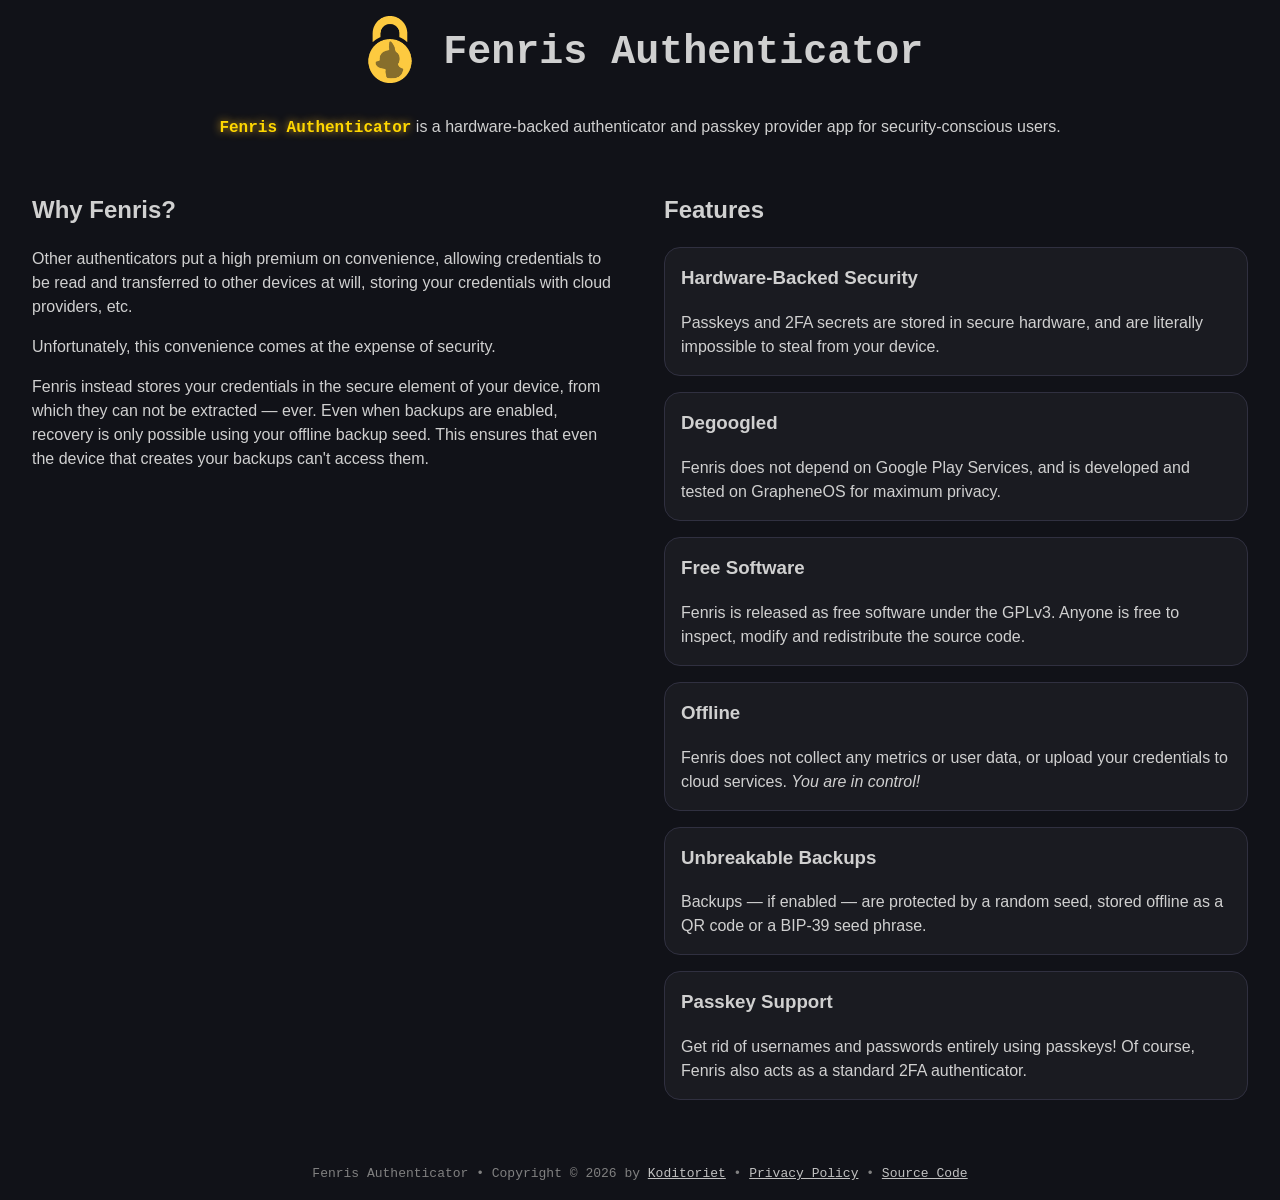
<file: website/index.html>
<!DOCTYPE html>
<html>
    <head>
        <meta charset="UTF-8">
        <meta name="viewport" content="width=device-width, initial-scale=1.0">
        <link rel="stylesheet" type="text/css" href="style.css">
        <link rel="icon" type="image/png" href="img/logo.png">
        <title>Koditoriet</title>
    </head>
    <body>
        <header>
            <a href="/">
                <img class="logo" src="img/logo.png">
                <h1>Fenris Authenticator</h1>
            </a>
        </header>
        <main>
            <p>
                <span class="fenris">Fenris Authenticator</span> is a hardware-backed authenticator and passkey provider app for security-conscious users.
            </p>
            <article class="sidebyside">
                <section class="textbody">
                    <h2>Why Fenris?</h2>
                    <p>Other authenticators put a high premium on convenience, allowing credentials to be read and transferred to other devices at will, storing your credentials with cloud providers, etc.</p>
                    <p>Unfortunately, this convenience comes at the expense of security.</p>
                    <p>Fenris instead stores your credentials in the secure element of your device, from which they can not be extracted — ever. Even when backups are enabled, recovery is only possible using your offline backup seed. This ensures that even the device that creates your backups can't access them.</p>
                </section>
                <section>
                    <h2>Features</h2>
                    <div class="cards">
                        <div class="card">
                            <h3>Hardware-Backed Security</h3>
                            Passkeys and 2FA secrets are stored in secure hardware, and are literally impossible to steal from your device.
                        </div>
                        <div class="card">
                            <h3>Degoogled</h3>
                            Fenris does not depend on Google Play Services, and is developed and tested on GrapheneOS for maximum privacy.
                        </div>
                        <div class="card">
                            <h3>Free Software</h3>
                            Fenris is released as free software under the GPLv3. Anyone is free to inspect, modify and redistribute the source code.
                        </div>
                        <div class="card">
                            <h3>Offline</h3>
                            Fenris does not collect any metrics or user data, or upload your credentials to cloud services. <em>You are in control!</em>
                        </div>
                        <div class="card">
                            <h3>Unbreakable Backups</h3>
                            Backups — if enabled — are protected by a random seed, stored offline as a QR code or a BIP-39 seed phrase.
                        </div>
                        <div class="card">
                            <h3>Passkey Support</h3>
                            Get rid of usernames and passwords entirely using passkeys!
                            Of course, Fenris also acts as a standard 2FA authenticator.
                        </div>
                    </div>
                </section>
            </article>
        </main>
        <footer>
            <p>Fenris Authenticator</p>
            <p>Copyright &copy; 2026 by <a href="https://koditoriet.se">Koditoriet</a></p>
            <p><a href="/privacy">Privacy Policy</a></p>
            <p><a href="https://github.com/koditoriet/fenris-authenticator">Source Code</a></p>
        </footer>
    </body>
</html>
</file>
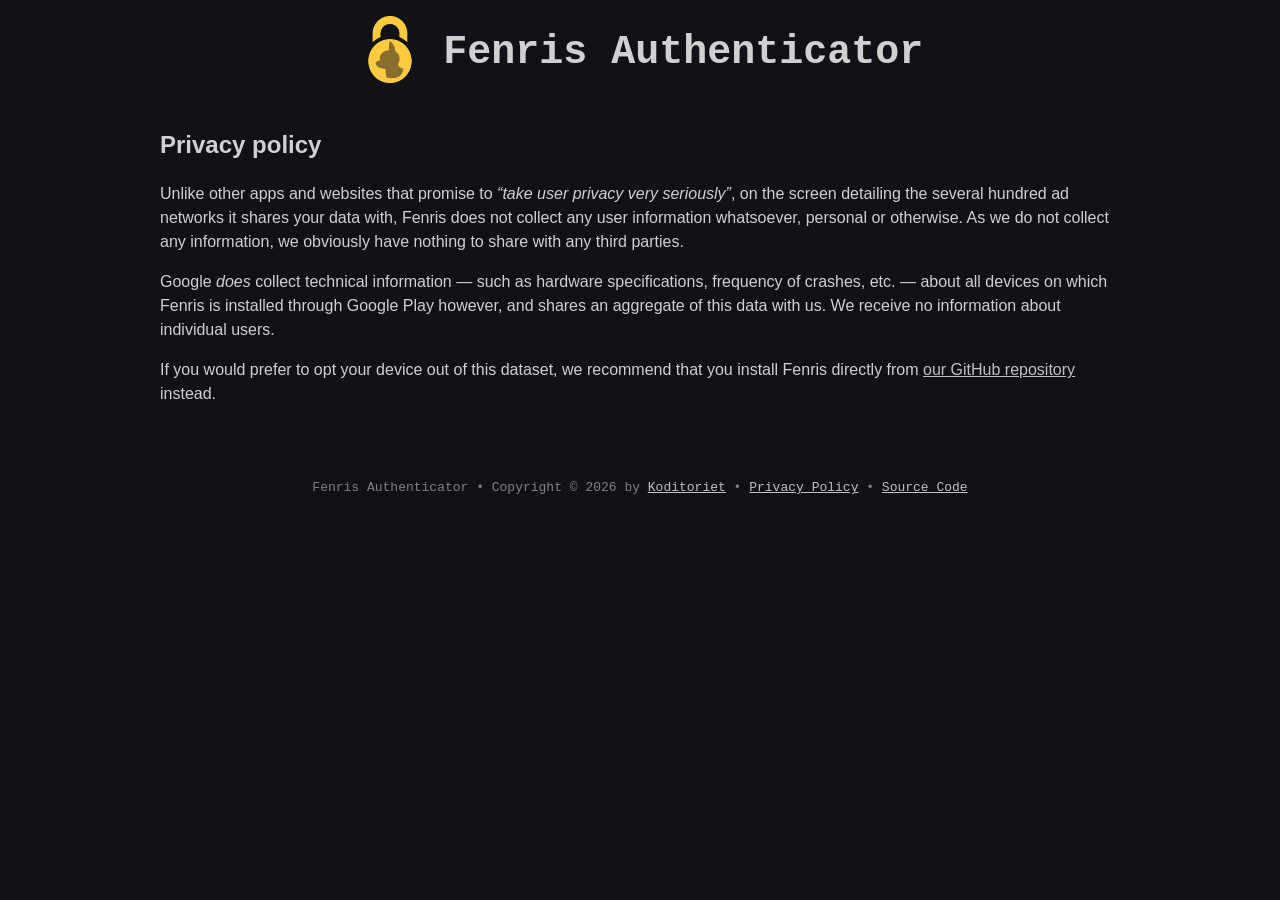
<file: website/privacy/index.html>
<!DOCTYPE html>
<html>
    <head>
        <meta charset="UTF-8">
        <meta name="viewport" content="width=device-width, initial-scale=1.0">
        <link rel="stylesheet" type="text/css" href="../style.css">
        <title>Koditoriet</title>
    </head>
    <body>
        <header>
            <a href="/">
                <img class="logo" src="../img/logo.png">
                <h1>Fenris Authenticator</h1>
            </a>
        </header>
        <main class="narrow">
            <article>
                <h2>Privacy policy</h2>
                <p>
                    Unlike other apps and websites that promise to <q>take user privacy very seriously</q>, on the screen detailing the several hundred ad networks it shares your data with, Fenris does not collect any user information whatsoever, personal or otherwise.
                    As we do not collect any information, we obviously have nothing to share with any third parties.
                </p>
                <p>
                    Google <em>does</em> collect technical information — such as hardware specifications, frequency of crashes, etc. — about all devices on which Fenris is installed through Google Play however, and shares an aggregate of this data with us. We receive no information about individual users.
                </p>
                <p>
                    If you would prefer to opt your device out of this dataset, we recommend that you install Fenris directly from <a href="https://github.com/koditoriet/fenris-authenticator/releases/latest">our GitHub repository</a> instead.
                </p>
            </article>
        </main>
        <footer>
            <p>Fenris Authenticator</p>
            <p>Copyright &copy; 2026 by <a href="https://koditoriet.se">Koditoriet</a></p>
            <p><a href="/privacy">Privacy Policy</a></p>
            <p><a href="https://github.com/koditoriet/fenris-authenticator">Source Code</a></p>
        </footer>
    </body>
</html>
</file>
<file: website/style.css>
body {
    background-color: #111218;
    color: #d0d0d0;
}

a:visited {
    color: #666;
}

a {
    color: silver;
}

q {
    font-style: italic;
}

main, header, aside, footer {
    max-width: 94rem;
    margin-left: auto;
    margin-right: auto;
    padding: 0.5rem;
    line-height: 1.5;
}

main.narrow {
    max-width: 60rem;
    padding: 1em;
}

header, footer, main > p {
    text-align: center;
}

header {
    text-align: center;
}

h1 {
    font-family: 'Fira Code', 'Courier New', Courier, monospace;
    font-size: 30pt;
    display: inline;
}

header a, header a:visited {
    color: #d0d0d0;
    text-decoration: none;
}

main {
    font-family: sans-serif;
}

article.sidebyside {
    display: grid;
    justify-content: center;
    grid-template-columns: repeat(auto-fit, minmax(380px, 1fr));
    row-gap: 1rem;
    column-gap: 1rem;
}

.cards {
    display: grid;
    justify-content: center;
    grid-template-columns: repeat(auto-fit, minmax(20rem, 1fr));
    row-gap: 1rem;
    column-gap: 1rem;
}

.cards > .card {
    border: 1px solid #303040;
    border-radius: 1rem;
    padding: 1em;
    background-color: #ffffff0a;
}

.cards h3 {
    padding-top: 0;
    margin-top: 0;
}

section {
    padding: 1em;
}

footer {
    color: grey;
    font-size: small;
    font-family: 'Fira Code', 'Courier New', Courier, monospace;
    margin-top: 2rem;
    padding-left: 1rem;
    padding-right: 1rem;
}

footer p {
    display: inline;
    white-space: nowrap;
}

footer p:not(:last-child)::after {
    content: " • ";
}

@media(max-width: 420px) {
    footer p:not(:last-child)::after {
        visibility: hidden;
    }
    header .logo {
        position: absolute;
        vertical-align: bottom;
        width: 100pt;
        z-index: -1;
        opacity: 0.2;
    }
    header {
        margin-bottom: 1rem;
    }
}

@media(min-width: 421px) {
    header .logo {
        vertical-align: bottom;
        height: 50pt;
        margin-right: 1rem;
    }
}

.fenris {
    color: gold;
    text-shadow: 0 0 0.5em goldenrod;
    font-weight: bold;
    font-family: 'Fira Code', 'Courier New', Courier, monospace;
}
</file>
